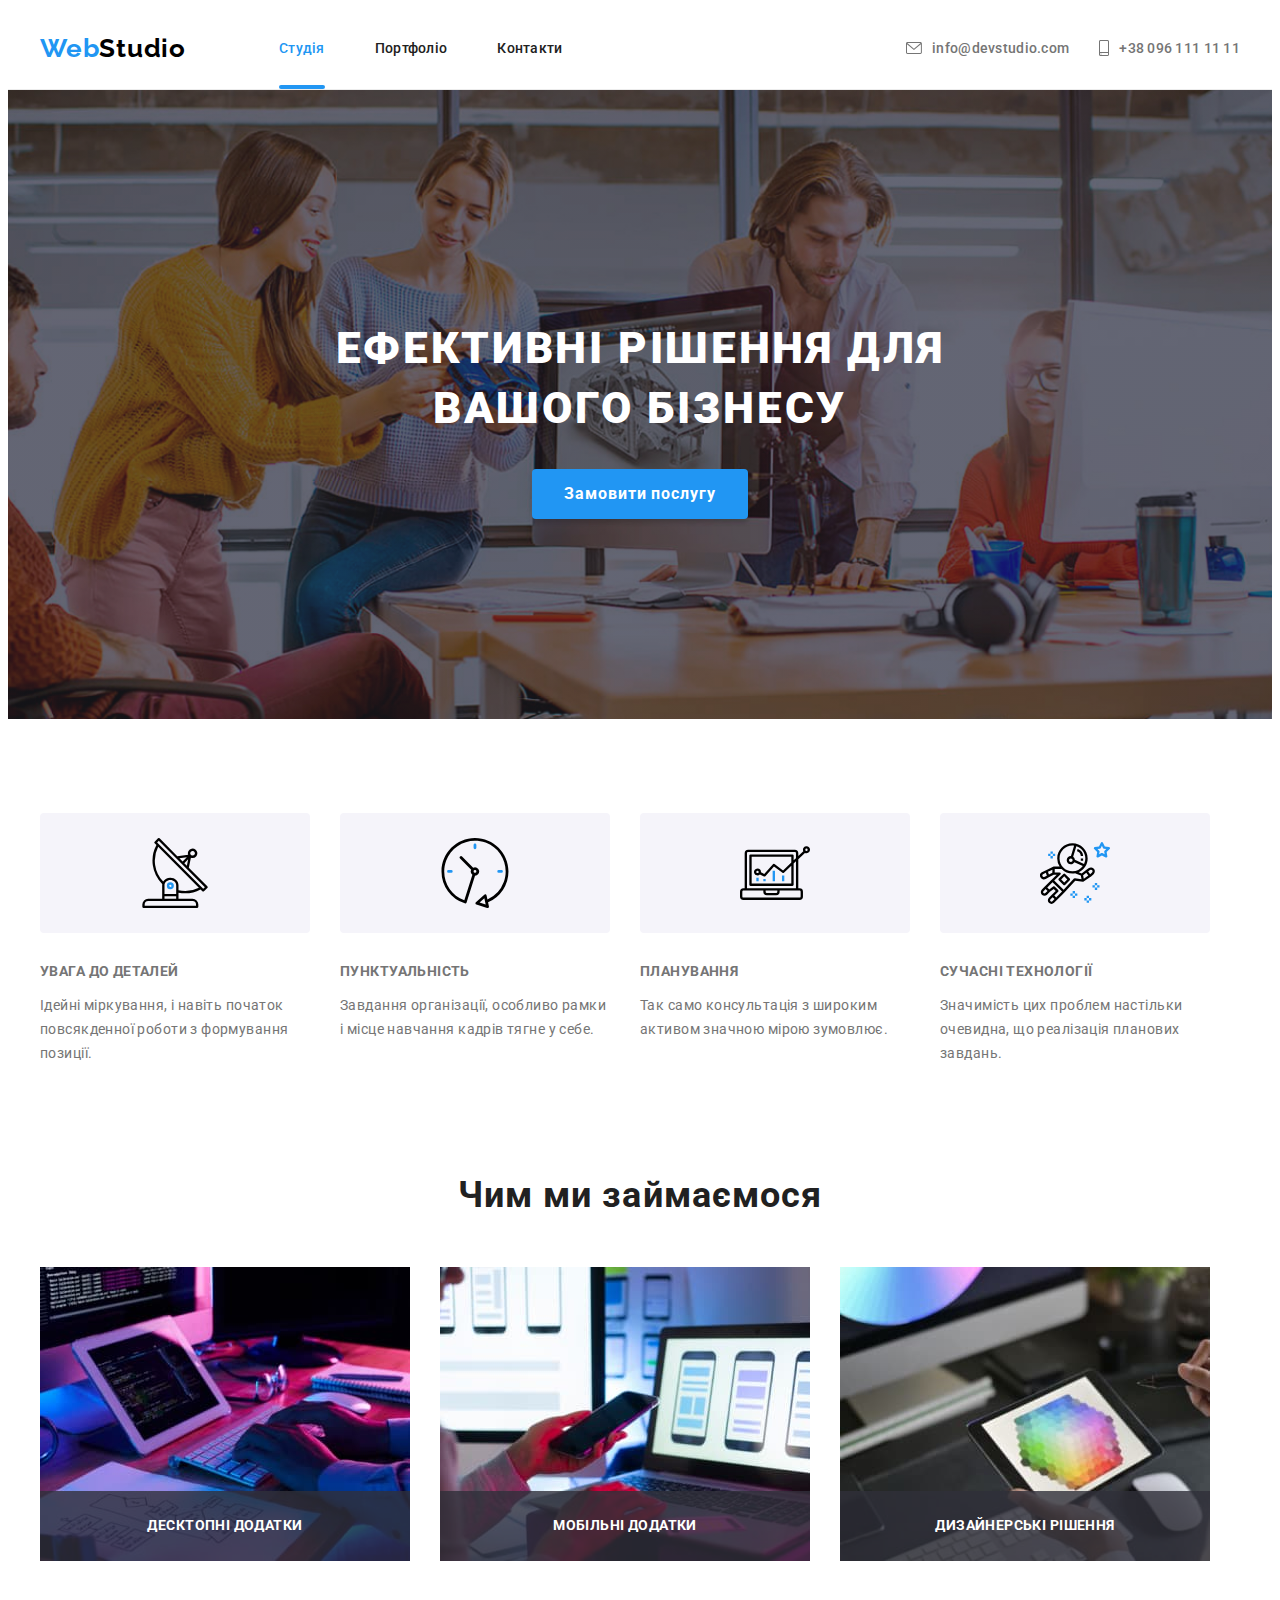
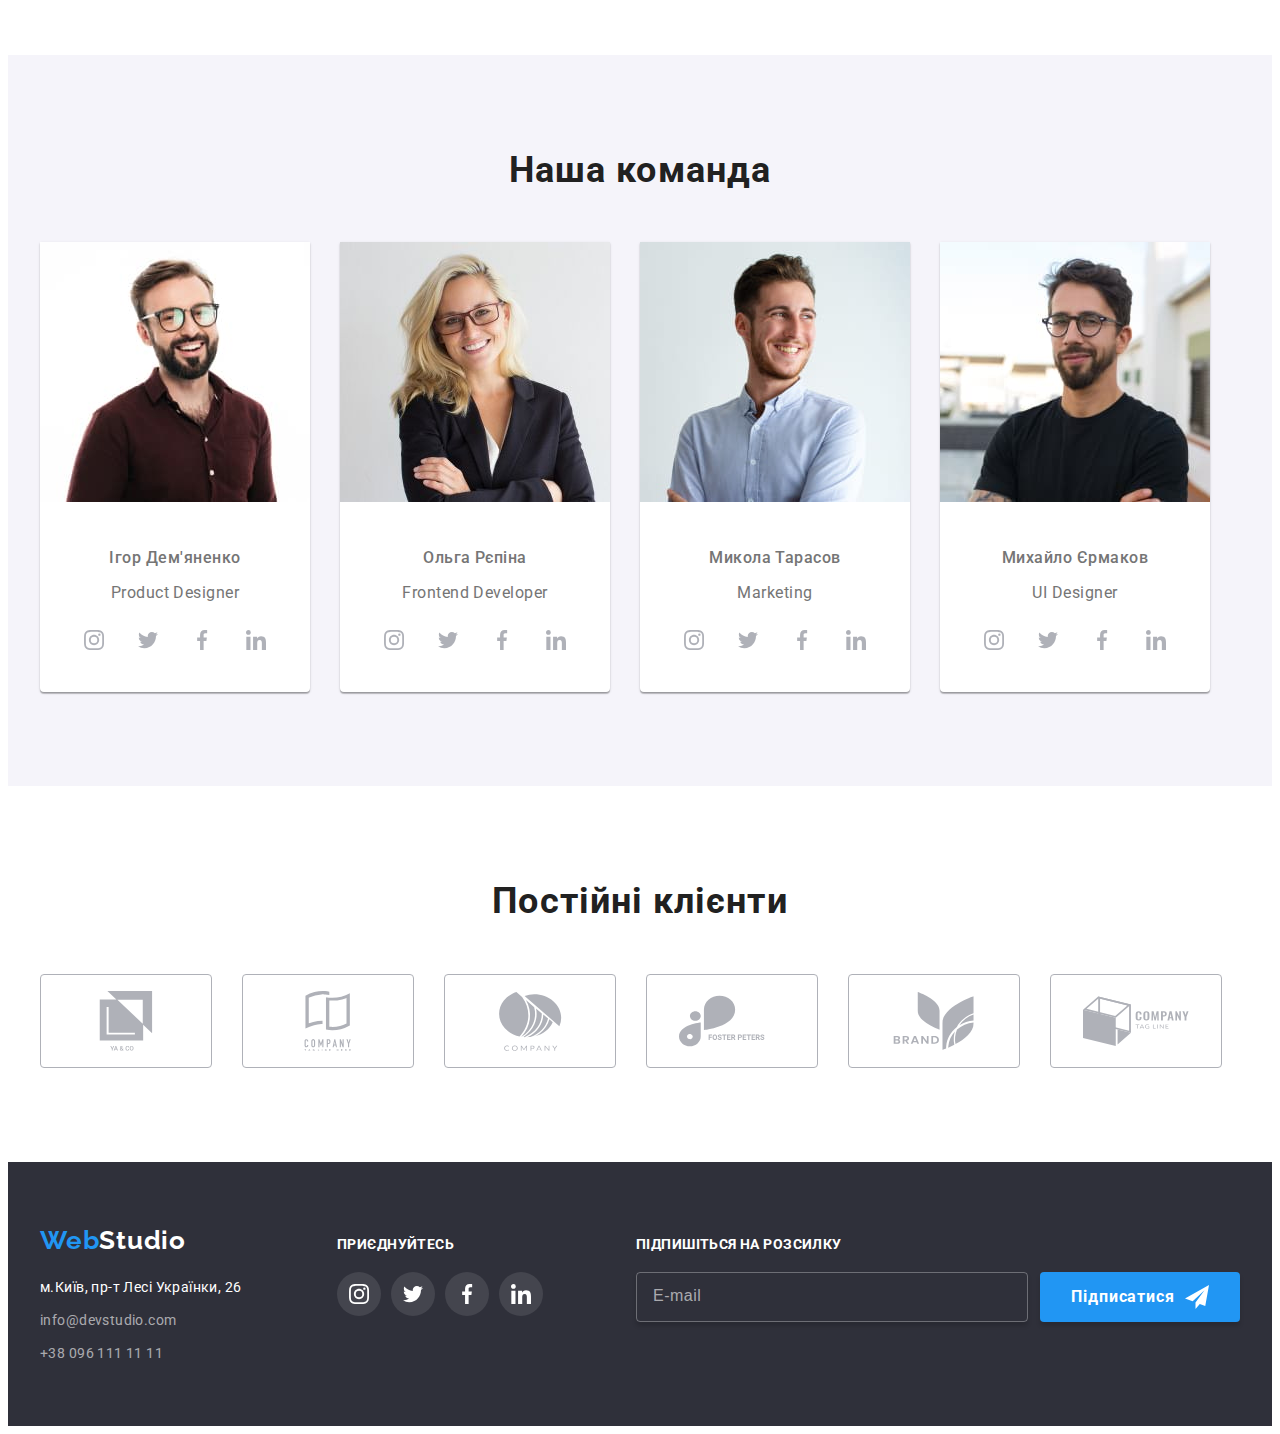
<file: index.html>
<!DOCTYPE html>
<html lang="uk">

<head>
    <meta charset="UTF-8">
    <meta name="viewport" content="width=device-width, initial-scale=1.0">
    <title>WebStudio</title>
    <link rel="stylesheet" href="https://cdnjs.cloudflare.com/ajax/libs/modern-normalize/2.0.0/modern-normalize.min.css"
        integrity="sha512-4xo8blKMVCiXpTaLzQSLSw3KFOVPWhm/TRtuPVc4WG6kUgjH6J03IBuG7JZPkcWMxJ5huwaBpOpnwYElP/m6wg=="
        crossorigin="anonymous" referrerpolicy="no-referrer" />
    <link
        href="https://fonts.googleapis.com/css2?family=Raleway:wght@700&family=Roboto:wght@400;500;700;900&display=swap"
        rel="stylesheet">
    <link href="./css/main.min.css" rel="stylesheet">
</head>

<body class="page">
    <header class="section section--bordered">
        <div class="container">
            <div class="header">
                <nav class="header__nav nav">
                    <a href="./" class="header__logo logo">
                        <span class="logo__text"><span class="logo__text logo__text--blue">Web</span>Studio</span>
                    </a>
                    <ul class="nav__list">
                        <li class="nav__item nav__item--current"><a href="" class="nav__link">Студія</a></li>
                        <li class="nav__item"><a href="./portfolio.html" class="nav__link">Портфоліо</a></li>
                        <li class="nav__item"><a href="" class="nav__link">Контакти</a></li>
                    </ul>
                </nav>
                <ul class="header__contacts contacts">
                    <li class="contacts__item">
                        <a class="contacts__link" href="mailto:info@devstudio.com">
                            <svg class="contacts__icon contacts__icon--email">
                                <use href="./images/svg/sprite.svg#icon-email"></use>
                            </svg>
                            info@devstudio.com
                        </a>
                    </li>
                    <li class="contacts__item">
                        <a class="contacts__link" href="tel:+380961111111">
                            <svg class="contacts__icon contacts__icon--phone">
                                <use href="./images/svg/sprite.svg#icon-smartphone"></use>
                            </svg>
                            +38 096 111 11 11
                        </a>
                    </li>
                </ul>
            </div>
        </div>
    </header>
    <main>
        <section class="hero section">
            <div class="container">
                <h1 class="hero__title">Ефективні рішення для вашого бізнесу</h1>
                <button type="button" class="button hero__btn button--primary" data-modal-open>Замовити послугу</button>
            </div>
            <div class="modal__overlay modal__overlay--hidden" data-modal>
                <div class="modal">
                    <button class="modal__close-btn close-btn" data-modal-close>
                        <svg class="close-btn__icon">
                            <use href="./images/svg/sprite.svg#close"></use>
                        </svg>
                    </button>
                    <form class="modal__form form">
                        <h2 class="form__title">
                            Залиште свої дані, ми вам передзвонимо
                        </h2>
                        <div class="form__fields">
                            <div class="form__field-wrapper">
                                <label class="form__label" for="user_name">Ім'я</label>
                                <div class="form__field">
                                    <input type="text" id="user_name" name="user_name" class="form__input">
                                    <svg class="form__icon">
                                        <use href="./images/svg/sprite.svg#user"></use>
                                    </svg>
                                </div>
                            </div>
                            <div class="form__field-wrapper">
                                <label class="form__label" for="user_phone">Телефон</label>
                                <div class="form__field">
                                    <input type="text" id="user_phone" name="user_phone" class="form__input">
                                    <svg class="form__icon">
                                        <use href="./images/svg/sprite.svg#phone"></use>
                                    </svg>
                                </div>
                            </div>
                            <div class="form__field-wrapper">
                                <label class="form__label" for="user_email">Пошта</label>
                                <div class="form__field">
                                    <input type="text" id="user_email" name="user_email" class="form__input">
                                    <svg class="form__icon">
                                        <use href="./images/svg/sprite.svg#email"></use>
                                    </svg>
                                </div>
                            </div>
                            <div class="form__field-wrapper">
                                <label class="form__label" for="user_comment">Коментар</label>
                                <div class="form__field">
                                    <textarea id="user_comment" name="user_comment" class="form__input form__textarea"
                                        placeholder="Введіть текст"></textarea>
                                </div>
                            </div>
                            <label class="form__policy">
                                <input type="checkbox" name="policy" class="form__checkbox form__checkbox--hidden">
                                <span class="form__checkbox-wrapper">
                                    <svg class="form__checkbox form__checkbox--unchecked">
                                        <use href="./images/svg/sprite.svg#bordercheck"></use>
                                    </svg>
                                    <svg class="form__checkbox form__checkbox--checked">
                                        <use href="./images/svg/sprite.svg#checked"></use>
                                    </svg>
                                </span>
                                <span class="form__text">Погоджуюся з розсилкою та приймаю
                                    <a href="google.com" class="form__link link">Умови договору</a></span>
                            </label>
                        </div>
                        <button type="submit" class="button form__btn button--primary">Відправити</button>
                    </form>
                </div>
            </div>
        </section>
        <section class="bullets section">
            <div class="container">
                <!-- <h2 class="section-title title">Наші переваги</h2> -->
                <ul class="bullets__list">
                    <li class="bullets__item">
                        <div class="bullets__icon-wrapper">
                            <svg class="bullets__icon">
                                <use href="./images/svg/sprite.svg#icon-antenna"></use>
                            </svg>
                        </div>
                        <h3 class="bullets__title">УВАГА ДО ДЕТАЛЕЙ</h3>
                        <p class="bullets__text">Ідейні міркування, і навіть початок повсякденної роботи з формування
                            позиції.
                        </p>
                    </li>
                    <li class="bullets__item">
                        <div class="bullets__icon-wrapper">
                            <svg class="bullets__icon">
                                <use href="./images/svg/sprite.svg#icon-clock"></use>
                            </svg>
                        </div>
                        <h3 class="bullets__title">ПУНКТУАЛЬНІСТЬ</h3>
                        <p class="bullets__text">Завдання організації, особливо рамки і місце навчання кадрів тягне у
                            себе.
                        </p>
                    </li>
                    <li class="bullets__item">
                        <div class="bullets__icon-wrapper">
                            <svg class="bullets__icon">
                                <use href="./images/svg/sprite.svg#icon-diagram"></use>
                            </svg>
                        </div>
                        <h3 class="bullets__title">ПЛАНУВАННЯ</h3>
                        <p class="bullets__text">Так само консультація з широким активом значною мірою зумовлює.</p>
                    </li>
                    <li class="bullets__item">
                        <div class="bullets__icon-wrapper">
                            <svg class="bullets__icon">
                                <use href="./images/svg/sprite.svg#icon-astronaut"></use>
                            </svg>
                        </div>
                        <h3 class="bullets__title">СУЧАСНІ ТЕХНОЛОГІЇ</h3>
                        <p class="bullets__text">Значимість цих проблем настільки очевидна, що реалізація планових
                            завдань.
                        </p>
                    </li>
                </ul>
            </div>
        </section>
        <section class="services section">
            <div class="container">
                <h2 class="section__title">Чим ми займаємося</h2>
                <ul class="services__list">
                    <li class="services__item"><img class="services__img" src="./images/computer.jpg" alt="Компьютер"
                            width="370">
                        <p class="services__description">Десктопні додатки</p>
                    </li>
                    <li class="services__item"><img class="services__img" src="./images/mobile.jpg"
                            alt="Мобільний телефон" width="370">
                        <p class="services__description">Мобільні додатки</p>
                    </li>
                    <li class="services__item"><img class="services__img" src="./images/tablet.jpg" alt="Планшет"
                            width="370">
                        <p class="services__description">Дизайнерські рішення</p>
                    </li>
                </ul>
            </div>
        </section>
        <section class="teams section">
            <div class="container">
                <h2 class="section__title">Наша команда</h2>
                <ul class="teams__list">
                    <li class="teams__item">
                        <img class="teams__photo" src="./images/igor.jpg" alt="Ігор Дем'яненко" width="270">
                        <div class="teams__text">
                            <h3 class="teams__title">Ігор Дем'яненко</h3>
                            <p class="teams__description">Product Designer</p>
                            <ul class="social teams__social">
                                <li class="social__item">
                                    <a href="https://instagram.com" class="social__link" aria-label="instagram Ігора">
                                        <svg class="social__icon">
                                            <use href="./images/svg/sprite.svg#icon-instagram"></use>
                                        </svg>
                                    </a>
                                </li>
                                <li class="social__item">
                                    <a href="https://twitter.com/" class="social__link" aria-label="twitter Ігора">
                                        <svg class="social__icon">
                                            <use href="./images/svg/sprite.svg#icon-twitter"></use>
                                        </svg>
                                    </a>
                                </li>
                                <li class="social__item">
                                    <a href="https://www.facebook.com/" class="social__link"
                                        aria-label="facebook Ігора">
                                        <svg class="social__icon">
                                            <use href="./images/svg/sprite.svg#icon-facebook"></use>
                                        </svg>
                                    </a>
                                </li>
                                <li class="social__item">
                                    <a href="https://linkedin.com/" class="social__link" aria-label="linkedin Ігора">
                                        <svg class="social__icon">
                                            <use href="./images/svg/sprite.svg#icon-linkedin"></use>
                                        </svg>
                                    </a>
                                </li>
                            </ul>
                        </div>
                    </li>
                    <li class="teams__item">
                        <img class="teams__photo" src="./images/olga.jpg" alt="Ольга Рєпіна" width="270">
                        <div class="teams__text">
                            <h3 class="teams__title">Ольга Рєпіна</h3>
                            <p class="teams__description">Frontend Developer</p>
                            <ul class="social teams__social">
                                <li class="social__item">
                                    <a href="https://instagram.com" class="social__link" aria-label="instagram Ольги">
                                        <svg class="social__icon">
                                            <use href="./images/svg/sprite.svg#icon-instagram"></use>
                                        </svg>
                                    </a>
                                </li>
                                <li class="social__item">
                                    <a href="https://twitter.com/" class="social__link" aria-label="twitter Ольги">
                                        <svg class="social__icon">
                                            <use href="./images/svg/sprite.svg#icon-twitter"></use>
                                        </svg>
                                    </a>
                                </li>
                                <li class="social__item">
                                    <a href="https://www.facebook.com/" class="social__link"
                                        aria-label="facebook Ольги">
                                        <svg class="social__icon">
                                            <use href="./images/svg/sprite.svg#icon-facebook"></use>
                                        </svg>
                                    </a>
                                </li>
                                <li class="social__item">
                                    <a href="https://linkedin.com/" class="social__link" aria-label="linkedin Ольги">
                                        <svg class="social__icon">
                                            <use href="./images/svg/sprite.svg#icon-linkedin"></use>
                                        </svg>
                                    </a>
                                </li>
                            </ul>
                        </div>
                    </li>
                    <li class="teams__item">
                        <img class="teams__photo" src="./images/mykola.jpg" alt="Микола Тарасов" width="270">
                        <div class="teams__text">
                            <h3 class="teams__title">Микола Тарасов</h3>
                            <p class="teams__description">Marketing</p>
                            <ul class="social teams__social">
                                <li class="social__item">
                                    <a href="https://instagram.com" class="social__link" aria-label="instagram Миколи">
                                        <svg class="social__icon">
                                            <use href="./images/svg/sprite.svg#icon-instagram"></use>
                                        </svg>
                                    </a>
                                </li>
                                <li class="social__item">
                                    <a href="https://twitter.com/" class="social__link" aria-label="twitter Миколи">
                                        <svg class="social__icon">
                                            <use href="./images/svg/sprite.svg#icon-twitter"></use>
                                        </svg>
                                    </a>
                                </li>
                                <li class="social__item">
                                    <a href="https://www.facebook.com/" class="social__link"
                                        aria-label="facebook Миколи">
                                        <svg class="social__icon">
                                            <use href="./images/svg/sprite.svg#icon-facebook"></use>
                                        </svg>
                                    </a>
                                </li>
                                <li class="social__item">
                                    <a href="https://linkedin.com/" class="social__link" aria-label="linkedin Миколи">
                                        <svg class="social__icon">
                                            <use href="./images/svg/sprite.svg#icon-linkedin"></use>
                                        </svg>
                                    </a>
                                </li>
                            </ul>
                        </div>
                    </li>
                    <li class="teams__item">
                        <img class="teams__photo" src="./images/mykhailo.jpg" alt="Михайло Єрмаков" width="270">
                        <div class="teams__text">
                            <h3 class="teams__title">Михайло Єрмаков</h3>
                            <p class="teams__description">UI Designer</p>
                            <ul class="social teams__social">
                                <li class="social__item">
                                    <a href="https://instagram.com" class="social__link" aria-label="instagram Михайла">
                                        <svg class="social__icon">
                                            <use href="./images/svg/sprite.svg#icon-instagram"></use>
                                        </svg>
                                    </a>
                                </li>
                                <li class="social__item">
                                    <a href="https://twitter.com/" class="social__link" aria-label="twitter Михайла">
                                        <svg class="social__icon">
                                            <use href="./images/svg/sprite.svg#icon-twitter"></use>
                                        </svg>
                                    </a>
                                </li>
                                <li class="social__item">
                                    <a href="https://www.facebook.com/" class="social__link"
                                        aria-label="facebook Михайла">
                                        <svg class="social__icon">
                                            <use href="./images/svg/sprite.svg#icon-facebook"></use>
                                        </svg>
                                    </a>
                                </li>
                                <li class="social__item">
                                    <a href="https://linkedin.com/" class="social__link" aria-label="linkedin Михайла">
                                        <svg class="social__icon">
                                            <use href="./images/svg/sprite.svg#icon-linkedin"></use>
                                        </svg>
                                    </a>
                                </li>
                            </ul>
                        </div>
                    </li>
                </ul>
            </div>
        </section>
        <section class="clients section">
            <div class="container">
                <h2 class="section__title">Постійні клієнти</h2>
                <ul class="clients__list">
                    <li class="clients__item">
                        <a href="" class="client__link">
                            <svg class="client__icon">
                                <use href="./images/svg/sprite.svg#icon-client1"></use>
                            </svg>
                        </a>
                    </li>
                    <li class="clients__item">
                        <a href="" class="client__link">
                            <svg class="client__icon">
                                <use href="./images/svg/sprite.svg#icon-client2"></use>
                            </svg>
                        </a>
                    </li>
                    <li class="clients__item">
                        <a href="" class="client__link">
                            <svg class="client__icon">
                                <use href="./images/svg/sprite.svg#icon-client3"></use>
                            </svg>
                        </a>
                    </li>
                    <li class="clients__item">
                        <a href="" class="client__link">
                            <svg class="client__icon">
                                <use href="./images/svg/sprite.svg#icon-client4"></use>
                            </svg>
                        </a>
                    </li>
                    <li class="clients__item">
                        <a href="" class="client__link">
                            <svg class="client__icon">
                                <use href="./images/svg/sprite.svg#icon-client5"></use>
                            </svg>
                        </a>
                    </li>
                    <li class="clients__item">
                        <a href="" class="client__link">
                            <svg class="client__icon">
                                <use href="./images/svg/sprite.svg#icon-client6"></use>
                            </svg>
                        </a>
                    </li>
                </ul>
            </div>
        </section>
    </main>
    <footer class="footer section">
        <div class="container">
            <div class="footer__wrapper">
                <div class="footer__info">
                    <a href="./" class="logo footer__logo">
                        <span class="logo__text"><span class="logo__text logo__text--blue">Web</span>Studio</span>
                    </a>
                    <address class="footer__contacts contacts">
                        <ul class="contacts__list">
                            <li class="contacts__item">
                                <a class="contacts__link link" href="https://goo.gl/maps/8ipGu28Ud2SdXAFq9">м.Київ, пр-т
                                    Лесі Українки, 26</a>
                            </li>
                            <li class="contacts__item">
                                <a class="contacts__link link" href="mailto:info@devstudio.com">info@devstudio.com</a>
                            </li>
                            <li class="contacts__item">
                                <a class="contacts__link link" href="tel:+380961111111">+38 096 111 11 11</a>
                            </li>
                        </ul>
                    </address>
                </div>
                <div class="footer__social">
                    <p class="footer__title">приєднуйтесь</p>
                    <ul class="social social__list">
                        <li class="social__item">
                            <a href="https://instagram.com" class="social__link" aria-label="instagram">
                                <svg class="social__icon">
                                    <use href="./images/svg/sprite.svg#icon-instagram"></use>
                                </svg>
                            </a>
                        </li>
                        <li class="social__item">
                            <a href="https://twitter.com/" class="social__link" aria-label="twitter">
                                <svg class="social__icon">
                                    <use href="./images/svg/sprite.svg#icon-twitter"></use>
                                </svg>
                            </a>
                        </li>
                        <li class="social__item">
                            <a href="https://www.facebook.com/" class="social__link" aria-label="facebook">
                                <svg class="social__icon">
                                    <use href="./images/svg/sprite.svg#icon-facebook"></use>
                                </svg>
                            </a>
                        </li>
                        <li class="social__item">
                            <a href="https://linkedin.com/" class="social__link" aria-label="linkedin">
                                <svg class="social__icon">
                                    <use href="./images/svg/sprite.svg#icon-linkedin"></use>
                                </svg>
                            </a>
                        </li>
                    </ul>
                </div>
                <div class="footer__form">
                    <p class="footer__title">
                        Підпишіться на розсилку
                    </p>
                    <form class="subscribe__form">
                        <input type="email" class="subscribe__field" placeholder="E-mail" name="subscribe_email">
                        <button type="submit" class="button subscribe__btn button--primary">
                            Підписатися
                            <svg class="subscribe__icon">
                                <use href="./images/svg/sprite.svg#telegram"></use>
                            </svg>
                        </button>
                    </form>
                </div>
            </div>
        </div>
    </footer>
    <script src="./js/modal.js"></script>
</body>

</html>
</file>
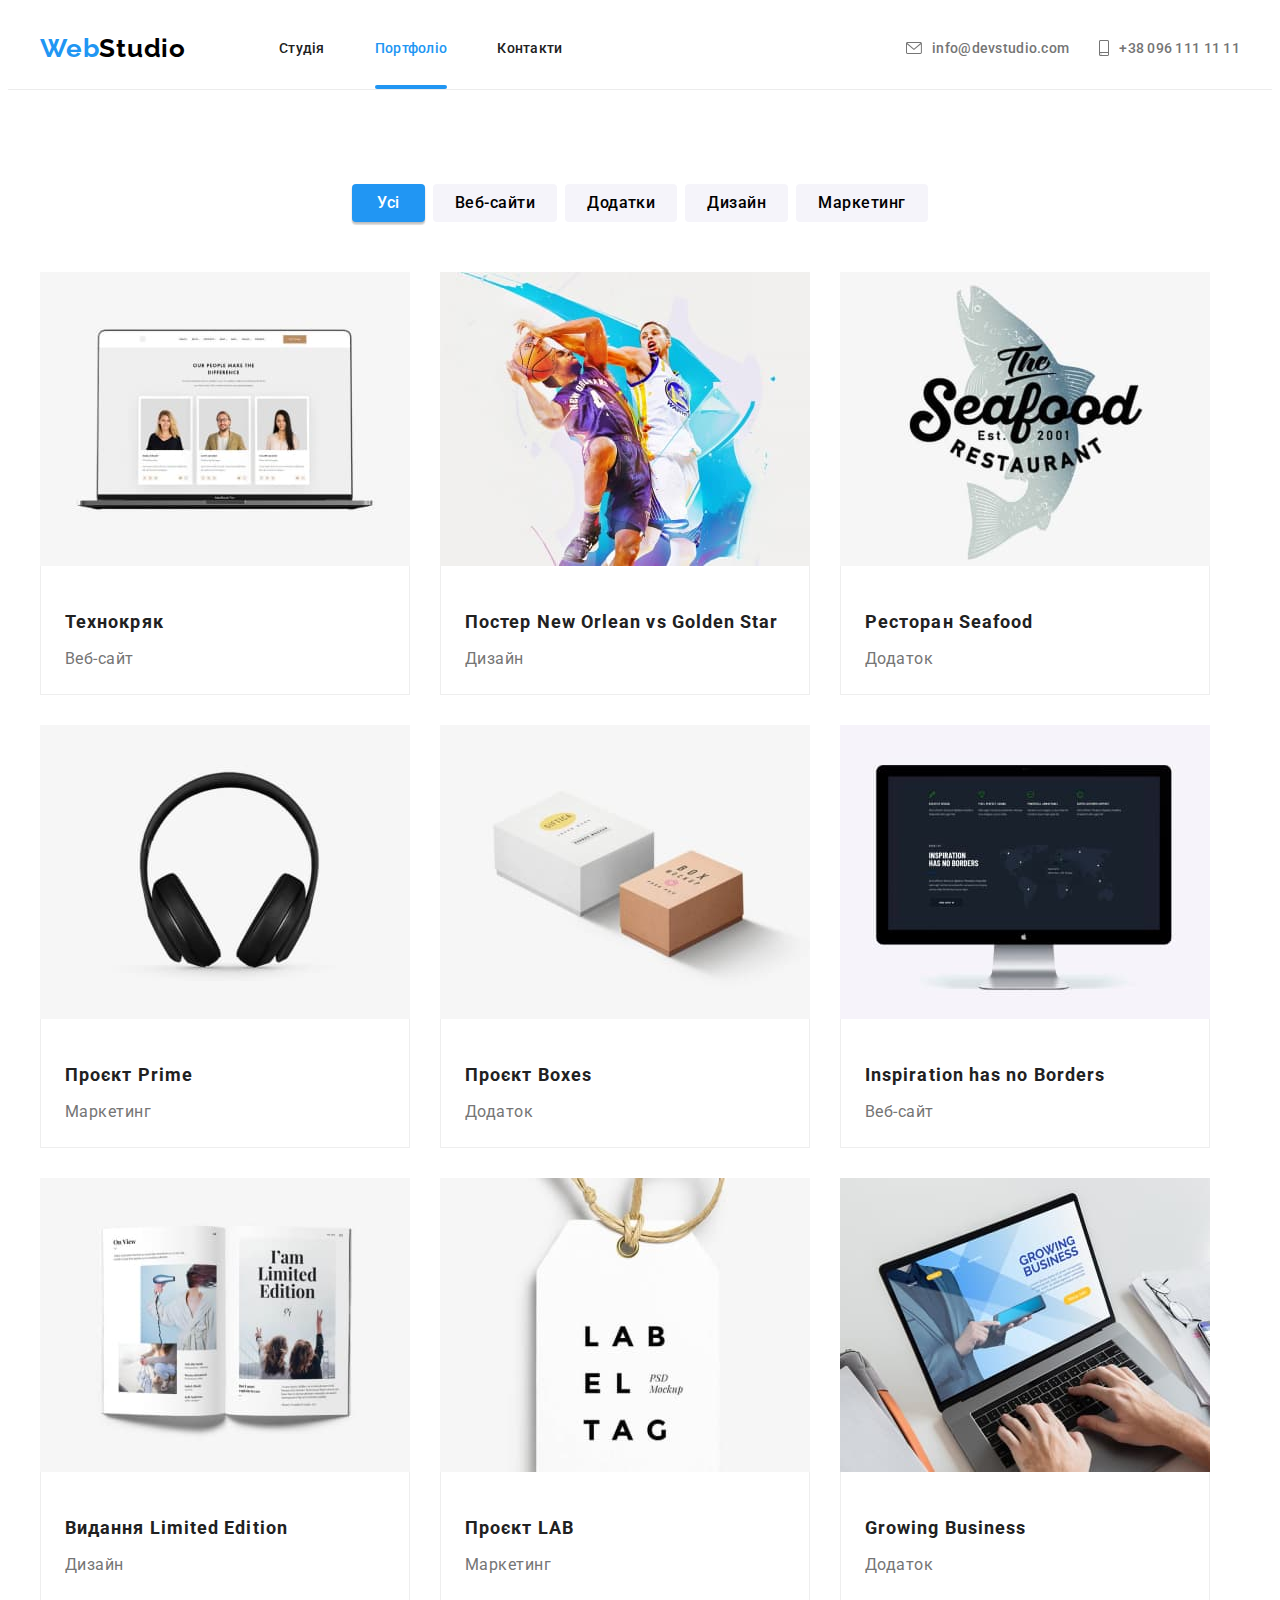
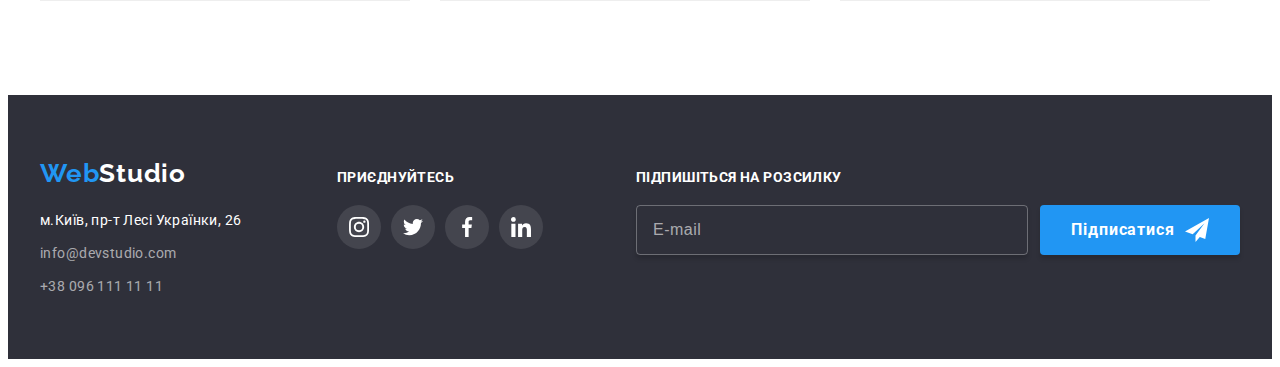
<file: portfolio.html>
<!DOCTYPE html>
<html lang="uk">

<head>
    <meta charset="UTF-8">
    <meta name="viewport" content="width=device-width, initial-scale=1.0">
    <title>WebStudio</title>
    <link rel="stylesheet" href="https://cdnjs.cloudflare.com/ajax/libs/modern-normalize/2.0.0/modern-normalize.min.css"
        integrity="sha512-4xo8blKMVCiXpTaLzQSLSw3KFOVPWhm/TRtuPVc4WG6kUgjH6J03IBuG7JZPkcWMxJ5huwaBpOpnwYElP/m6wg=="
        crossorigin="anonymous" referrerpolicy="no-referrer" />
    <link
        href="https://fonts.googleapis.com/css2?family=Raleway:wght@700&family=Roboto:wght@400;500;700;900&display=swap"
        rel="stylesheet">
    <link href="./css/main.min.css" rel="stylesheet">
</head>

<body class="page">
    <header class="section section--bordered">
        <div class="container">
            <div class="header">
                <nav class="header__nav nav">
                    <a href="./" class="header__logo logo">
                        <span class="logo__text"><span class="logo__text logo__text--blue">Web</span>Studio</span>
                    </a>
                    <ul class="nav__list">
                        <li class="nav__item"><a href="./" class="nav__link">Студія</a></li>
                        <li class="nav__item nav__item--current"><a href="./portfolio.html"
                                class="nav__link">Портфоліо</a></li>
                        <li class="nav__item"><a href="" class="nav__link">Контакти</a></li>
                    </ul>
                </nav>
                <ul class="header__contacts contacts">
                    <li class="contacts__item">
                        <a class="contacts__link" href="mailto:info@devstudio.com">
                            <svg class="contacts__icon contacts__icon--email">
                                <use href="./images/svg/sprite.svg#icon-email"></use>
                            </svg>
                            info@devstudio.com
                        </a>
                    </li>
                    <li class="contacts__item">
                        <a class="contacts__link" href="tel:+380961111111">
                            <svg class="contacts__icon contacts__icon--phone">
                                <use href="./images/svg/sprite.svg#icon-smartphone"></use>
                            </svg>
                            +38 096 111 11 11
                        </a>
                    </li>
                </ul>
            </div>
        </div>
    </header>
    <main>
        <section class="portfolio section">
            <div class="container">
                <ul class="filter">
                    <li class="filter__item"><button class="button button--secondary filter__btn filter__btn--active"
                            type="button">Усі</button>
                    </li>
                    <li class="filter__item"><button class="button button--secondary filter__btn"
                            type="button">Веб-сайти</button>
                    </li>
                    <li class="filter__item"><button class="button button--secondary filter__btn"
                            type="button">Додатки</button></li>
                    <li class="filter__item"><button class="button button--secondary filter__btn"
                            type="button">Дизайн</button></li>
                    <li class="filter__item"><button class="button button--secondary filter__btn"
                            type="button">Маркетинг</button>
                    </li>
                </ul>
                <ul class="portfolio__list">
                    <li class="portfolio__item">
                        <a href="" class="portfolio__card card">
                            <div class="card__preview">
                                <img src="./images/work1.jpg" class="card__img" alt="Технокряк" width="370">
                                <div class="card__overlay">
                                    <p class="card__description">Ресурс пропонує комплексні пропозиції з різним рівнем
                                        функціоналу та сервісів. Все це дозволить відвідувачу отримати вичерпні
                                        відомості про компанію чи приватну особу.</p>
                                </div>
                            </div>
                            <div class="card__text">
                                <h3 class="card__title">Технокряк</h3>
                                <p class="card__tag">Веб-сайт</p>
                            </div>
                        </a>
                    </li>
                    <li class="portfolio__item">
                        <a href="" class="portfolio__card card">
                            <div class="card__preview">
                                <img src="./images/work2.jpg" class="card__img" alt="Постер New Orlean vs Golden Star"
                                    width="370">
                                <div class="card__overlay">
                                    <p class="card__description">Ресурс пропонує комплексні пропозиції з різним рівнем
                                        функціоналу та сервісів. Все це дозволить відвідувачу отримати вичерпні
                                        відомості про компанію чи приватну особу.</p>
                                </div>
                            </div>
                            <div class="card__text">
                                <h3 class="card__title">Постер New Orlean vs Golden Star</h3>
                                <p class="card__tag">Дизайн</p>
                            </div>
                        </a>
                    </li>
                    <li class="portfolio__item">
                        <a href="" class="portfolio__card card">
                            <div class="card__preview">
                                <img src="./images/work3.jpg" class="card__img" alt="Ресторан Seafood" width="370">
                                <div class="card__overlay">
                                    <p class="card__description">Ресурс пропонує комплексні пропозиції з різним рівнем
                                        функціоналу та сервісів. Все це дозволить відвідувачу отримати вичерпні
                                        відомості про компанію чи приватну особу.</p>
                                </div>
                            </div>
                            <div class="card__text">
                                <h3 class="card__title">Ресторан Seafood</h3>
                                <p class="card__tag">Додаток</p>
                            </div>
                        </a>
                    </li>
                    <li class="portfolio__item">
                        <a href="" class="portfolio__card card">
                            <div class="card__preview">
                                <img src="./images/work4.jpg" class="card__img" alt="Проєкт Prime" width="370">
                                <div class="card__overlay">
                                    <p class="card__description">Ресурс пропонує комплексні пропозиції з різним рівнем
                                        функціоналу та сервісів. Все це дозволить відвідувачу отримати вичерпні
                                        відомості про компанію чи приватну особу.</p>
                                </div>
                            </div>
                            <div class="card__text">
                                <h3 class="card__title">Проєкт Prime</h3>
                                <p class="card__tag">Маркетинг</p>
                            </div>
                        </a>
                    </li>
                    <li class="portfolio__item">
                        <a href="" class="portfolio__card card">
                            <div class="card__preview">
                                <img src="./images/work5.jpg" class="card__img" alt="Проєкт Boxes" width="370">
                                <div class="card__overlay">
                                    <p class="card__description">Ресурс пропонує комплексні пропозиції з різним рівнем
                                        функціоналу та сервісів. Все це дозволить відвідувачу отримати вичерпні
                                        відомості про компанію чи приватну особу.</p>
                                </div>
                            </div>
                            <div class="card__text">
                                <h3 class="card__title">Проєкт Boxes</h3>
                                <p class="card__tag">Додаток</p>
                            </div>
                        </a>
                    </li>
                    <li class="portfolio__item">
                        <a href="" class="portfolio__card card">
                            <div class="card__preview">
                                <img src="./images/work6.jpg" class="card__img" alt="Inspiration has no Borders"
                                    width="370">
                                <div class="card__overlay">
                                    <p class="card__description">Ресурс пропонує комплексні пропозиції з різним рівнем
                                        функціоналу та сервісів. Все це дозволить відвідувачу отримати вичерпні
                                        відомості про компанію чи приватну особу.</p>
                                </div>
                            </div>
                            <div class="card__text">
                                <h3 class="card__title">Inspiration has no Borders</h3>
                                <p class="card__tag">Веб-сайт</p>
                            </div>
                        </a>
                    </li>
                    <li class="portfolio__item">
                        <a href="" class="portfolio__card card">
                            <div class="card__preview">
                                <img src="./images/work7.jpg" class="card__img" alt="Видання Limited Edition"
                                    width="370">
                                <div class="card__overlay">
                                    <p class="card__description">Ресурс пропонує комплексні пропозиції з різним рівнем
                                        функціоналу та сервісів. Все це дозволить відвідувачу отримати вичерпні
                                        відомості про компанію чи приватну особу.</p>
                                </div>
                            </div>
                            <div class="card__text">
                                <h3 class="card__title">Видання Limited Edition</h3>
                                <p class="card__tag">Дизайн</p>
                            </div>
                        </a>
                    </li>
                    <li class="portfolio__item">
                        <a href="" class="portfolio__card card">
                            <div class="card__preview">
                                <img src="./images/work8.jpg" class="card__img" alt="Проєкт LAB" width="370">
                                <div class="card__overlay">
                                    <p class="card__description">Ресурс пропонує комплексні пропозиції з різним рівнем
                                        функціоналу та сервісів. Все це дозволить відвідувачу отримати вичерпні
                                        відомості про компанію чи приватну особу.</p>
                                </div>
                            </div>

                            <div class="card__text">
                                <h3 class="card__title">Проєкт LAB</h3>
                                <p class="card__tag">Маркетинг</p>
                            </div>
                        </a>
                    </li>
                    <li class="portfolio__item">
                        <a href="" class="portfolio__card card">
                            <div class="card__preview">
                                <img src="./images/work9.jpg" class="card__img" alt="Growing Business" width="370">
                                <div class="card__overlay">
                                    <p class="card__description">Ресурс пропонує комплексні пропозиції з різним рівнем
                                        функціоналу та сервісів. Все це дозволить відвідувачу отримати вичерпні
                                        відомості про компанію чи приватну особу.</p>
                                </div>
                            </div>

                            <div class="card__text">
                                <h3 class="card__title">Growing Business</h3>
                                <p class="card__tag">Додаток</p>
                            </div>
                        </a>
                    </li>
                </ul>
            </div>
        </section>
    </main>

    <footer class="footer section">
        <div class="container">
            <div class="footer__wrapper">
                <div class="footer__info">
                    <a href="./" class="logo footer__logo">
                        <span class="logo__text"><span class="logo__text logo__text--blue">Web</span>Studio</span>
                    </a>
                    <address class="footer__contacts contacts">
                        <ul class="contacts__list">
                            <li class="contacts__item">
                                <a class="contacts__link link" href="https://goo.gl/maps/8ipGu28Ud2SdXAFq9">м.Київ, пр-т
                                    Лесі Українки, 26</a>
                            </li>
                            <li class="contacts__item">
                                <a class="contacts__link link" href="mailto:info@devstudio.com">info@devstudio.com</a>
                            </li>
                            <li class="contacts__item">
                                <a class="contacts__link link" href="tel:+380961111111">+38 096 111 11 11</a>
                            </li>
                        </ul>
                    </address>
                </div>
                <div class="footer__social">
                    <p class="footer__title">приєднуйтесь</p>
                    <ul class="social social__list">
                        <li class="social__item">
                            <a href="https://instagram.com" class="social__link" aria-label="instagram">
                                <svg class="social__icon">
                                    <use href="./images/svg/sprite.svg#icon-instagram"></use>
                                </svg>
                            </a>
                        </li>
                        <li class="social__item">
                            <a href="https://twitter.com/" class="social__link" aria-label="twitter">
                                <svg class="social__icon">
                                    <use href="./images/svg/sprite.svg#icon-twitter"></use>
                                </svg>
                            </a>
                        </li>
                        <li class="social__item">
                            <a href="https://www.facebook.com/" class="social__link" aria-label="facebook">
                                <svg class="social__icon">
                                    <use href="./images/svg/sprite.svg#icon-facebook"></use>
                                </svg>
                            </a>
                        </li>
                        <li class="social__item">
                            <a href="https://linkedin.com/" class="social__link" aria-label="linkedin">
                                <svg class="social__icon">
                                    <use href="./images/svg/sprite.svg#icon-linkedin"></use>
                                </svg>
                            </a>
                        </li>
                    </ul>
                </div>
                <div class="footer__form">
                    <p class="footer__title">
                        Підпишіться на розсилку
                    </p>
                    <form class="subscribe__form">
                        <input type="email" class="subscribe__field" placeholder="E-mail" name="subscribe_email">
                        <button type="submit" class="button subscribe__btn button--primary">
                            Підписатися
                            <svg class="subscribe__icon">
                                <use href="./images/svg/sprite.svg#telegram"></use>
                            </svg>
                        </button>
                    </form>
                </div>
            </div>
        </div>
    </footer>
    <script src="./js/modal.js"></script>
</body>

</html>
</file>
<file: css/main.min.css>
.portfolio__list,.filter,.footer .contacts__list,.header__contacts,.nav__list{padding-left:0;margin-top:0;margin-bottom:0;list-style-type:none}.portfolio__card,.contacts__link,.nav__link,.logo{text-decoration:none}.teams__photo,.services__img{display:block}.portfolio{padding-bottom:94px;padding-top:94px}.button--secondary,.button--primary{text-align:center;font-family:Roboto;font-size:16px;font-style:normal;border:none;border-radius:4px}.page{font-family:Roboto,sans-serif;font-size:14px;font-weight:400;line-height:1.2;color:#757575;background-color:#fff}.container{width:1200px;padding-left:15px;padding-right:15px;margin:0 auto}.section__title{font-size:36px;font-weight:700;letter-spacing:1.08px;text-align:center;color:#212121;margin-top:0}.link:hover,.link:focus{color:var(--accent-color)}.button--primary{padding-top:10px;padding-bottom:10px;font-weight:700;line-height:1.88;letter-spacing:.96px;color:#fff;background-color:#2196f3;-webkit-box-shadow:0px 4px 4px 0px rgba(0,0,0,.15);box-shadow:0px 4px 4px 0px rgba(0,0,0,.15);cursor:pointer;-webkit-transition:background-color 250ms cubic-bezier(0.4, 0, 0.2, 1);transition:background-color 250ms cubic-bezier(0.4, 0, 0.2, 1)}.button--primary:hover,.button--primary:focus{background-color:#188ce8}.button--secondary{padding-top:6px;padding-bottom:6px;padding-left:22px;padding-right:22px;font-size:16px;font-weight:500;line-height:1.63;letter-spacing:.48px;background-color:#f5f4fa;cursor:pointer;-webkit-transition:background-color 250ms cubic-bezier(0.4, 0, 0.2, 1),color 250ms cubic-bezier(0.4, 0, 0.2, 1),-webkit-box-shadow 250ms cubic-bezier(0.4, 0, 0.2, 1);transition:background-color 250ms cubic-bezier(0.4, 0, 0.2, 1),color 250ms cubic-bezier(0.4, 0, 0.2, 1),-webkit-box-shadow 250ms cubic-bezier(0.4, 0, 0.2, 1);transition:background-color 250ms cubic-bezier(0.4, 0, 0.2, 1),color 250ms cubic-bezier(0.4, 0, 0.2, 1),box-shadow 250ms cubic-bezier(0.4, 0, 0.2, 1);transition:background-color 250ms cubic-bezier(0.4, 0, 0.2, 1),color 250ms cubic-bezier(0.4, 0, 0.2, 1),box-shadow 250ms cubic-bezier(0.4, 0, 0.2, 1),-webkit-box-shadow 250ms cubic-bezier(0.4, 0, 0.2, 1)}.button--secondary:hover,.button--secondary:focus{color:#fff;background-color:#2196f3;-webkit-box-shadow:0px 2px 2px 0px rgba(0,0,0,.12),0px 1px 2px 0px rgba(0,0,0,.08),0px 3px 1px 0px rgba(0,0,0,.1);box-shadow:0px 2px 2px 0px rgba(0,0,0,.12),0px 1px 2px 0px rgba(0,0,0,.08),0px 3px 1px 0px rgba(0,0,0,.1)}.filter__btn--active{padding-left:25px;padding-right:25px;color:#fff;background-color:#2196f3;-webkit-box-shadow:0px 2px 2px 0px rgba(0,0,0,.12),0px 1px 2px 0px rgba(0,0,0,.08),0px 3px 1px 0px rgba(0,0,0,.1);box-shadow:0px 2px 2px 0px rgba(0,0,0,.12),0px 1px 2px 0px rgba(0,0,0,.08),0px 3px 1px 0px rgba(0,0,0,.1)}.section--bordered{border-bottom:1px solid #ececec}.header{width:100%;display:-webkit-box;display:-ms-flexbox;display:flex;-webkit-box-align:center;-ms-flex-align:center;align-items:center;font-weight:500;letter-spacing:.28px}.logo{font-family:Raleway,sans-serif;font-size:26px;font-weight:700;letter-spacing:.78px}.header__logo{margin-right:93px}.footer__logo{margin-bottom:20px}.header__logo .logo__text{color:#000}.footer__logo .logo__text{color:#fff}.logo__text.logo__text--blue{color:#2196f3}.header__nav{display:-webkit-box;display:-ms-flexbox;display:flex;-webkit-box-align:center;-ms-flex-align:center;align-items:center;-webkit-box-pack:start;-ms-flex-pack:start;justify-content:flex-start}.nav__list{display:-webkit-box;display:-ms-flexbox;display:flex;-webkit-box-align:center;-ms-flex-align:center;align-items:center;-webkit-box-pack:start;-ms-flex-pack:start;justify-content:flex-start;-webkit-column-gap:50px;-moz-column-gap:50px;column-gap:50px}.nav__link{position:relative;display:inline-block;padding-top:32px;padding-bottom:32px;font-weight:500;color:#212121;-webkit-transition:color 250ms cubic-bezier(0.4, 0, 0.2, 1);transition:color 250ms cubic-bezier(0.4, 0, 0.2, 1)}.nav__item--current .nav__link::after{content:"";position:absolute;bottom:0;left:0;width:100%;height:4px;border-radius:2px;background:#2196f3}.nav__item--current>.nav__link{color:#2196f3}.header__contacts{display:-webkit-box;display:-ms-flexbox;display:flex;-webkit-box-align:center;-ms-flex-align:center;align-items:center;-webkit-box-pack:start;-ms-flex-pack:start;justify-content:flex-start;margin-left:auto;-webkit-column-gap:30px;-moz-column-gap:30px;column-gap:30px}.contacts__link{display:-webkit-box;display:-ms-flexbox;display:flex;-webkit-box-align:center;-ms-flex-align:center;align-items:center;-webkit-box-pack:start;-ms-flex-pack:start;justify-content:flex-start;padding-top:32px;padding-bottom:32px;font-weight:500;color:#757575;-webkit-transition:color 250ms cubic-bezier(0.4, 0, 0.2, 1);transition:color 250ms cubic-bezier(0.4, 0, 0.2, 1)}.contacts__icon{margin-right:10px;fill:currentColor}.contacts__icon--email{width:16px;height:12px}.contacts__icon--phone{width:10px;height:16px}.hero{max-width:1600px;margin-left:auto;margin-right:auto;padding-top:200px;padding-bottom:200px;text-align:center;background-color:#2f303a;background-image:-webkit-gradient(linear, left bottom, left top, from(rgba(47, 48, 58, 0.4)), to(rgba(47, 48, 58, 0.4))),url("../images/Img.jpg");background-image:linear-gradient(0deg, rgba(47, 48, 58, 0.4), rgba(47, 48, 58, 0.4)),url("../images/Img.jpg");background-repeat:no-repeat;background-size:cover;background-position:center}.hero__title{width:696px;margin-left:auto;margin-right:auto;margin-bottom:30px;font-size:44px;font-weight:900;line-height:1.36;letter-spacing:2.64px;text-transform:uppercase;color:#fff}.hero__btn{padding-left:32px;padding-right:32px}.modal__overlay{position:fixed;top:0;bottom:0;right:0;left:0;z-index:2;visibility:visible;display:-webkit-box;display:-ms-flexbox;display:flex;-webkit-box-pack:center;-ms-flex-pack:center;justify-content:center;-webkit-box-align:center;-ms-flex-align:center;align-items:center;background:rgba(0,0,0,.2);opacity:1;pointer-events:all;-webkit-transition:opacity 250ms cubic-bezier(0.4, 0, 0.2, 1),visibility 250ms cubic-bezier(0.4, 0, 0.2, 1);transition:opacity 250ms cubic-bezier(0.4, 0, 0.2, 1),visibility 250ms cubic-bezier(0.4, 0, 0.2, 1)}.modal__overlay--hidden{opacity:0;pointer-events:none;visibility:collapse}.modal{position:relative;-webkit-transform:scale(1);transform:scale(1);width:528px;height:581px;background-color:#fff;border-radius:4px;-webkit-box-shadow:0px 2px 1px 0px rgba(0,0,0,.2),0px 1px 1px 0px rgba(0,0,0,.14),0px 1px 3px 0px rgba(0,0,0,.12);box-shadow:0px 2px 1px 0px rgba(0,0,0,.2),0px 1px 1px 0px rgba(0,0,0,.14),0px 1px 3px 0px rgba(0,0,0,.12);-webkit-transition:-webkit-transform 250ms cubic-bezier(0.4, 0, 0.2, 1);transition:-webkit-transform 250ms cubic-bezier(0.4, 0, 0.2, 1);transition:transform 250ms cubic-bezier(0.4, 0, 0.2, 1);transition:transform 250ms cubic-bezier(0.4, 0, 0.2, 1), -webkit-transform 250ms cubic-bezier(0.4, 0, 0.2, 1)}.modal__overlay--hidden>.modal{-webkit-transform:scale(0);transform:scale(0)}.modal__close-btn{position:absolute;top:8px;right:8px;width:30px;height:30px}.close-btn{border:1px solid;border-color:rgba(0,0,0,.1);background-color:#fff;border-radius:50%;-webkit-transition:background-color 250ms cubic-bezier(0.4, 0, 0.2, 1),border-color 250ms cubic-bezier(0.4, 0, 0.2, 1);transition:background-color 250ms cubic-bezier(0.4, 0, 0.2, 1),border-color 250ms cubic-bezier(0.4, 0, 0.2, 1);cursor:pointer}.close-btn__icon{width:18px;height:18px;display:-webkit-box;display:-ms-flexbox;display:flex;-webkit-box-pack:center;-ms-flex-pack:center;justify-content:center;-webkit-box-align:center;-ms-flex-align:center;align-items:center;padding:0;margin-left:-1px;fill:#000;-ms-flex-item-align:end;align-self:flex-end;-webkit-transition:fill 250ms cubic-bezier(0.4, 0, 0.2, 1);transition:fill 250ms cubic-bezier(0.4, 0, 0.2, 1)}.modal__close-btn:hover .close-btn__icon,.modal__close-btn:focus .close-btn__icon{fill:#2196f3}.modal__form{padding:40px}.form__title{color:var(--title-color);text-align:center;font-size:20px;font-weight:700;letter-spacing:.6px;margin-bottom:12px;margin-top:0;color:#212121}.form__fields{display:-webkit-box;display:-ms-flexbox;display:flex;-webkit-box-orient:vertical;-webkit-box-direction:normal;-ms-flex-direction:column;flex-direction:column;-webkit-box-align:start;-ms-flex-align:start;align-items:start;row-gap:10px;margin-bottom:30px}.form__field-wrapper{width:100%;text-align:left}.form__label{margin-bottom:4px;font-size:12px;letter-spacing:.12px}.form__field{position:relative}.form__input{height:40px;width:100%;padding-top:11px;padding-bottom:11px;padding-left:42px;padding-right:12px;font-size:12px;letter-spacing:.12px;background:none;border-radius:4px;border:1px solid rgba(33,33,33,.2);-webkit-transition:border 250ms cubic-bezier(0.4, 0, 0.2, 1);transition:border 250ms cubic-bezier(0.4, 0, 0.2, 1)}.form__icon{position:absolute;left:12px;top:10px;width:18px;height:18px;-webkit-transition:fill 250ms cubic-bezier(0.4, 0, 0.2, 1);transition:fill 250ms cubic-bezier(0.4, 0, 0.2, 1)}.form__field:focus-within .form__input{border:1px solid #2196f3;outline:none}.form__field:focus-within .form__icon{fill:#2196f3}.form__textarea{width:448px;height:120px;padding:12px 16px;resize:none;margin-bottom:10px}.form__policy{position:relative;padding-left:37px;vertical-align:baseline}.form__text{color:#757575;line-height:1.71;letter-spacing:.42px}.form__checkbox--hidden{position:absolute;appearance:none;-moz-appearance:none;-webkit-appearance:none;-ms-progress-appearance:none}.form__checkbox{cursor:pointer}.form__checkbox{position:absolute;width:16px;height:15px;left:15px;top:4px;-webkit-transition:opacity 250ms cubic-bezier(0.4, 0, 0.2, 1),visibility 250ms cubic-bezier(0.4, 0, 0.2, 1);transition:opacity 250ms cubic-bezier(0.4, 0, 0.2, 1),visibility 250ms cubic-bezier(0.4, 0, 0.2, 1)}.form__checkbox--unchecked{z-index:4;opacity:1}.form__checkbox--checked{visibility:hidden;opacity:0;z-index:5}.form__checkbox:checked+.form__checkbox-wrapper>.form__checkbox--unchecked{visibility:hidden;opacity:0}.form__checkbox:checked+.form__checkbox-wrapper>.form__checkbox--checked{visibility:visible;opacity:1}.form__link{color:#2196f3;font-size:14px;line-height:1.71;letter-spacing:.42px;text-decoration-line:underline;-webkit-transition:color 250ms cubic-bezier(0.4, 0, 0.2, 1);transition:color 250ms cubic-bezier(0.4, 0, 0.2, 1)}.form__link:hover,.form__link:focus{color:#212121}.form__policy:focus-within .form__checkbox--unchecked,.form__policy:focus-within .form__checkbox--checked{outline:1px solid #2196f3;border-radius:4px}.form__btn{height:50px;padding-left:52px;padding-right:52px}.bullets{margin-top:94px;margin-bottom:94px}.bullets__list{display:-webkit-box;display:-ms-flexbox;display:flex;-webkit-column-gap:30px;-moz-column-gap:30px;column-gap:30px;list-style:none;margin:0;padding:0}.bullets__item{width:270px}.bullets__icon-wrapper{height:120px;display:-webkit-box;display:-ms-flexbox;display:flex;-webkit-box-pack:center;-ms-flex-pack:center;justify-content:center;-webkit-box-align:center;-ms-flex-align:center;align-items:center;margin-bottom:30px;background-color:#f5f4fa;border-radius:4px}.bullets__icon{width:70px;height:70px}.bullets__title{margin-bottom:10px;font-size:14px;font-weight:700;letter-spacing:.42px;text-transform:uppercase}.bullets__text{line-height:1.71;letter-spacing:.42px}.services{padding-bottom:94px}.services .section__title{margin-bottom:50px}.services__list{display:-webkit-box;display:-ms-flexbox;display:flex;-webkit-column-gap:30px;-moz-column-gap:30px;column-gap:30px;list-style:none;margin:0;padding:0}.services__item{position:relative}.services__description{position:absolute;height:70px;left:0;right:0;bottom:0;display:-webkit-box;display:-ms-flexbox;display:flex;-webkit-box-pack:center;-ms-flex-pack:center;justify-content:center;-webkit-box-align:center;-ms-flex-align:center;align-items:center;margin:0;color:#fff;text-align:center;font-weight:700;letter-spacing:.42px;text-transform:uppercase;background:rgba(47,48,58,.8)}.teams{background-color:#f5f4fa;padding-top:94px;padding-bottom:94px}.teams .section__title{margin-bottom:50px;margin-top:0}.teams__list{display:-webkit-box;display:-ms-flexbox;display:flex;-webkit-column-gap:30px;-moz-column-gap:30px;column-gap:30px;list-style:none;margin:0;padding:0}.teams__item{width:270px;text-align:center;background-color:#fff;border-radius:0px 0px 4px 4px;-webkit-box-shadow:0px 2px 1px 0px rgba(0,0,0,.2),0px 1px 1px 0px rgba(0,0,0,.14),0px 1px 3px 0px rgba(0,0,0,.12);box-shadow:0px 2px 1px 0px rgba(0,0,0,.2),0px 1px 1px 0px rgba(0,0,0,.14),0px 1px 3px 0px rgba(0,0,0,.12)}.teams__text{padding-top:30px;padding-bottom:30px}.teams__title{margin-bottom:10px;font-size:16px;font-weight:500;letter-spacing:.48px}.teams__description{margin-bottom:16px;font-size:16px;letter-spacing:.48px}.social{display:-webkit-box;display:-ms-flexbox;display:flex;-webkit-box-align:center;-ms-flex-align:center;align-items:center;-webkit-box-pack:center;-ms-flex-pack:center;justify-content:center;list-style:none;-webkit-column-gap:10px;-moz-column-gap:10px;column-gap:10px;margin:0;padding:0}.social .social__link{display:-webkit-box;display:-ms-flexbox;display:flex;-webkit-box-pack:center;-ms-flex-pack:center;justify-content:center;-webkit-box-align:center;-ms-flex-align:center;align-items:center;width:44px;height:44px;border-radius:50%;-webkit-transition:background-color 250ms cubic-bezier(0.4, 0, 0.2, 1);transition:background-color 250ms cubic-bezier(0.4, 0, 0.2, 1)}.social .social__link:hover,.social .social__link:focus{background-color:#2196f3}.social .social__icon{width:20px;height:20px;fill:#afb1b8;-webkit-transition:fill 250ms cubic-bezier(0.4, 0, 0.2, 1);transition:fill 250ms cubic-bezier(0.4, 0, 0.2, 1)}.social .social__link:hover .social__icon,.social .social__link:focus .social__icon{fill:#fff}.clients{padding-top:94px;padding-bottom:94px}.clients .section__title{margin-bottom:50px;margin-top:0}.clients__list{display:-webkit-box;display:-ms-flexbox;display:flex;-webkit-column-gap:30px;-moz-column-gap:30px;column-gap:30px;list-style:none;margin:0;padding:0}.client__link{display:-webkit-box;display:-ms-flexbox;display:flex;-webkit-box-align:center;-ms-flex-align:center;align-items:center;-webkit-box-pack:center;-ms-flex-pack:center;justify-content:center;width:170px;height:92px;border-radius:4px;border:1px solid #afb1b8;-webkit-transition:border-color 250ms cubic-bezier(0.4, 0, 0.2, 1);transition:border-color 250ms cubic-bezier(0.4, 0, 0.2, 1)}.client__link:hover,.client__link:focus{border-color:#2196f3}.client__icon{width:106px;height:60px;fill:#afb1b8;-webkit-transition:fill 250ms cubic-bezier(0.4, 0, 0.2, 1);transition:fill 250ms cubic-bezier(0.4, 0, 0.2, 1)}.client__link:hover .client__icon,.client__link:focus .client__icon{fill:#2196f3}.footer{padding-top:60px;padding-bottom:60px;background-color:#2f303a}.footer__wrapper{display:-webkit-box;display:-ms-flexbox;display:flex;-webkit-box-align:baseline;-ms-flex-align:baseline;align-items:baseline;-webkit-box-pack:start;-ms-flex-pack:start;justify-content:flex-start}.footer__logo{display:inline-block;margin-bottom:20px;color:#fff}.footer__info{width:231px}.footer__contacts .contacts__link{padding-top:0;padding-bottom:0;font-style:normal;font-weight:400;line-height:1.71;letter-spacing:.42px;color:rgba(255,255,255,.6)}.footer .contacts__item:not(:last-child){margin-bottom:9px}.footer .contacts__item:first-child>.contacts__link{color:#fff}.footer__social{margin-left:70px}.footer__title{margin-bottom:20px;color:#fff;font-weight:700;line-height:normal;letter-spacing:.42px;text-transform:uppercase}.footer__contacts{color:#fff}.footer .social__icon{fill:#fff}.footer .social__link{background-color:rgba(255,255,255,.1)}.footer__form{margin-left:93px}.subscribe__form{display:-webkit-box;display:-ms-flexbox;display:flex}.subscribe__field{width:358px;padding-top:15px;padding-bottom:15px;padding-left:16px;padding-right:16px;border-radius:4px;border:1px solid rgba(255,255,255,.3);background:none;-webkit-box-shadow:0px 4px 4px 0px rgba(0,0,0,.15);box-shadow:0px 4px 4px 0px rgba(0,0,0,.15)}.subscribe__field::-webkit-input-placeholder{color:rgba(255,255,255,.6);font-size:16px;line-height:1.25;letter-spacing:.48px}.subscribe__field::-moz-placeholder{color:rgba(255,255,255,.6);font-size:16px;line-height:1.25;letter-spacing:.48px}.subscribe__field:-ms-input-placeholder{color:rgba(255,255,255,.6);font-size:16px;line-height:1.25;letter-spacing:.48px}.subscribe__field::-ms-input-placeholder{color:rgba(255,255,255,.6);font-size:16px;line-height:1.25;letter-spacing:.48px}.subscribe__field::placeholder{color:rgba(255,255,255,.6);font-size:16px;line-height:1.25;letter-spacing:.48px}.subscribe__icon{fill:currentColor;width:24px;height:24px;margin-left:10px}.subscribe__btn{width:200px;height:50px;display:-webkit-box;display:-ms-flexbox;display:flex;-webkit-box-align:center;-ms-flex-align:center;align-items:center;-webkit-box-pack:center;-ms-flex-pack:center;justify-content:center;margin-left:12px}.filter{display:-webkit-box;display:-ms-flexbox;display:flex;-webkit-box-align:baseline;-ms-flex-align:baseline;align-items:baseline;-webkit-box-pack:center;-ms-flex-pack:center;justify-content:center;-webkit-column-gap:8px;-moz-column-gap:8px;column-gap:8px;margin-bottom:50px}.portfolio__list{display:-webkit-box;display:-ms-flexbox;display:flex;-ms-flex-wrap:wrap;flex-wrap:wrap;-webkit-column-gap:30px;-moz-column-gap:30px;column-gap:30px;row-gap:30px}.portfolio__card{display:inline-block;width:370px;color:#757575;-webkit-transition:-webkit-box-shadow 250ms 250ms cubic-bezier(0.4, 0, 0.2, 1);transition:-webkit-box-shadow 250ms 250ms cubic-bezier(0.4, 0, 0.2, 1);transition:box-shadow 250ms 250ms cubic-bezier(0.4, 0, 0.2, 1);transition:box-shadow 250ms 250ms cubic-bezier(0.4, 0, 0.2, 1), -webkit-box-shadow 250ms 250ms cubic-bezier(0.4, 0, 0.2, 1)}.portfolio__card:hover,.portfolio__card:focus{-webkit-box-shadow:1px 4px 6px 0px rgba(0,0,0,.16),0px 4px 4px 0px rgba(0,0,0,.06),0px 1px 1px 0px rgba(0,0,0,.12);box-shadow:1px 4px 6px 0px rgba(0,0,0,.16),0px 4px 4px 0px rgba(0,0,0,.06),0px 1px 1px 0px rgba(0,0,0,.12)}.card__img{display:block}.card__preview{position:relative;overflow:hidden}.card__overlay{position:absolute;top:0;bottom:0;left:0;right:0;display:-webkit-box;display:-ms-flexbox;display:flex;-webkit-box-align:center;-ms-flex-align:center;align-items:center;-webkit-box-pack:center;-ms-flex-pack:center;justify-content:center;padding-left:24px;padding-right:24px;background-color:rgba(33,150,243,.9);-webkit-transform:translateY(100%);transform:translateY(100%);-webkit-transition:-webkit-transform 250ms cubic-bezier(0.4, 0, 0.2, 1);transition:-webkit-transform 250ms cubic-bezier(0.4, 0, 0.2, 1);transition:transform 250ms cubic-bezier(0.4, 0, 0.2, 1);transition:transform 250ms cubic-bezier(0.4, 0, 0.2, 1), -webkit-transform 250ms cubic-bezier(0.4, 0, 0.2, 1)}.card__description{color:#fff;font-size:18px;line-height:1.55;letter-spacing:.54px}.portfolio__card:hover .card__overlay,.portfolio__card:focus .card__overlay{-webkit-transform:translateY(0%);transform:translateY(0%)}.card__text{padding-top:20px;padding-bottom:20px;padding-left:24px;padding-right:24px;border-left:1px solid #eee;border-right:1px solid #eee;border-bottom:1px solid #eee}.card__title{margin-bottom:4px;font-size:18px;font-weight:700;line-height:2;letter-spacing:1.08px;color:#212121}.card__tag{font-size:16px;line-height:1.88;letter-spacing:.48px;margin:0;padding:0}/*# sourceMappingURL=main.min.css.map */
</file>
